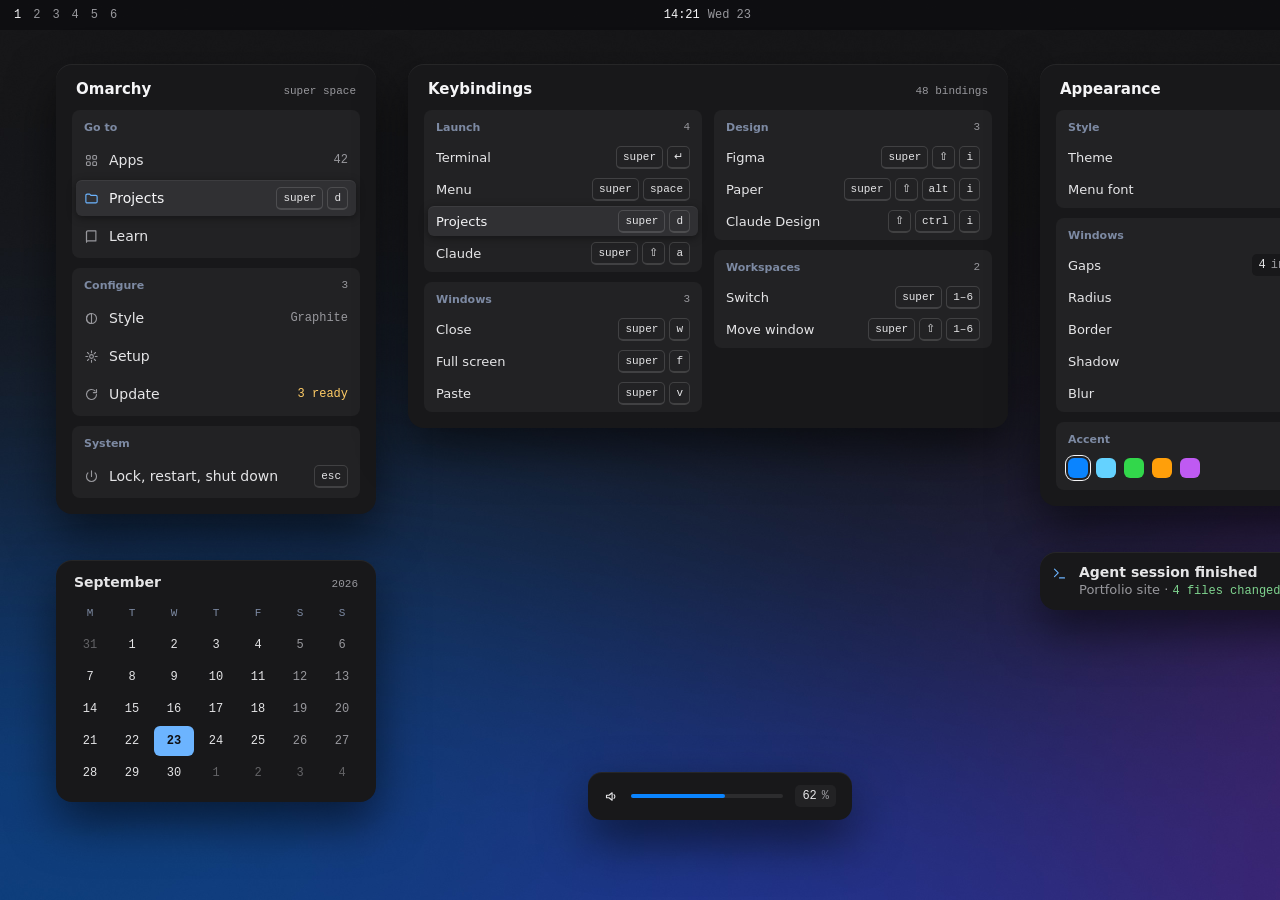
<file: docs/design/direction-d.html>
<!doctype html>
<html lang="en">
<head>
<meta charset="utf-8">
<title>Graphite direction D</title>
<!--
  Visual reference for docs/theme-direction.md (direction D).
  A static mockup at 1440 x 900. The values here match the tokens in the brief.
  SF Pro and SF Mono render only where they are installed.
-->
<style>
body{margin:0;font-family:"SF Pro Text",-apple-system,BlinkMacSystemFont,system-ui,sans-serif;color:#e5e5e7;background:#0e0e10}
.wall{background:#0e0e10 url(../../files/.config/omarchy/themes/graphite/backgrounds/1-graphite-glow.jpg) center/cover no-repeat}
.mono{font-family:"SF Mono",ui-monospace,Menlo,monospace}
.pnl{position:absolute;background:#18181a;border-radius:16px;box-shadow:inset 0 1px 0 rgba(255,255,255,0.06),0 20px 48px rgba(0,0,0,0.55);padding:16px;box-sizing:border-box}
.ttl{font-size:15px;font-weight:600;color:#f5f5f7;margin:0 4px 12px;display:flex;justify-content:space-between;align-items:baseline}
.ttl .mono{font-size:11px;font-weight:400;color:#98989d}
.grp{background:#222224;border-radius:8px;padding:4px;display:flex;flex-direction:column;gap:2px}
.grp + .grp{margin-top:10px}
.gh{display:flex;justify-content:space-between;align-items:center;height:26px;padding:0 8px;font-size:11px;font-weight:600;color:#7d8aa3}
.gh .mono{font-weight:400;color:#98989d}
.row{display:flex;align-items:center;gap:10px;height:36px;padding:0 8px;border-radius:6px;font-size:14px}
.cmp{height:30px;font-size:13px}
.sel{background:#303033;color:#f5f5f7;box-shadow:inset 0 1px 0 rgba(255,255,255,0.06),0 2px 8px rgba(0,0,0,0.4)}
.ic{display:flex;color:#98989d;flex-shrink:0}
.sel .ic{color:#6cb4ff}
.val{margin-left:auto;font-family:"SF Mono",ui-monospace,Menlo,monospace;font-size:12px;color:#98989d}
.fld{margin-left:auto;display:inline-flex;align-items:center;gap:5px;height:22px;padding:0 7px;background:#18181a;border-radius:5px;font-family:"SF Mono",ui-monospace,Menlo,monospace;font-size:12px;color:#e5e5e7}
.fld + .fld{margin-left:6px}
.unit{color:#98989d}
.k{display:inline-flex;align-items:center;height:20px;padding:0 6px;border:1px solid rgba(255,255,255,0.14);border-bottom-width:2px;border-radius:5px;font-family:"SF Mono",ui-monospace,Menlo,monospace;font-size:11px;color:#e5e5e7}
.ks{margin-left:auto;display:flex;gap:4px}
.tg{margin-left:auto;width:36px;height:18px;border-radius:5px;position:relative;box-sizing:border-box}
.tg.on{background:#0a84ff;box-shadow:inset 0 1px 0 rgba(255,255,255,0.18)}
.tg.off{background:#2c2c2e;box-shadow:inset 0 1px 2px rgba(0,0,0,0.45)}
.tg span{position:absolute;top:2px;width:16px;height:14px;border-radius:3px;box-shadow:0 1px 2px rgba(0,0,0,0.4)}
.tg.on span{right:2px;background:#ffffff}
.tg.off span{left:2px;background:#c7c7cc}
.day{height:30px;display:flex;align-items:center;justify-content:center;font-family:"SF Mono",ui-monospace,Menlo,monospace;font-size:12px;border-radius:6px}
svg{width:15px;height:15px;fill:none;stroke:currentColor;stroke-width:1.8;stroke-linecap:round;stroke-linejoin:round}
</style>
</head>
<body>
<div class="wall" style="width: 1440px; height: 900px; position: relative; overflow: hidden;">

  <div style="position: absolute; left: 0; top: 0; width: 1440px; height: 30px; display: flex; align-items: center; justify-content: space-between; padding: 0 14px; box-sizing: border-box; background: rgba(14,14,16,0.85); font-size: 12px;">
    <div class="mono" style="display: flex; gap: 12px; color: #98989d;"><span style="color: #f5f5f7;">1</span><span>2</span><span>3</span><span>4</span><span>5</span><span>6</span></div>
    <div class="mono" style="color: #f5f5f7; display: flex; gap: 8px;">14:21<span style="color: #98989d;">Wed 23</span></div>
    <div class="mono" style="display: flex; gap: 14px; color: #98989d;"><span>wifi</span><span>bt</span><span>vol</span><span>bat</span></div>
  </div>

  <div class="pnl" style="left: 56px; top: 64px; width: 320px;">
    <div class="ttl">Omarchy<span class="mono">super space</span></div>
    <div class="grp">
      <div class="gh">Go to</div>
      <div class="row"><span class="ic"><svg viewBox="0 0 24 24"><rect x="4" y="4" width="6" height="6" rx="1.5"></rect><rect x="14" y="4" width="6" height="6" rx="1.5"></rect><rect x="4" y="14" width="6" height="6" rx="1.5"></rect><rect x="14" y="14" width="6" height="6" rx="1.5"></rect></svg></span>Apps<span class="val">42</span></div>
      <div class="row sel"><span class="ic"><svg viewBox="0 0 24 24"><path d="M3 7a2 2 0 0 1 2-2h4l2 2h8a2 2 0 0 1 2 2v8a2 2 0 0 1-2 2H5a2 2 0 0 1-2-2z"></path></svg></span>Projects<span class="ks"><span class="k">super</span><span class="k">d</span></span></div>
      <div class="row"><span class="ic"><svg viewBox="0 0 24 24"><path d="M4 5a2 2 0 0 1 2-2h13v16H6a2 2 0 0 0-2 2z"></path><path d="M4 19V5"></path></svg></span>Learn</div>
    </div>
    <div class="grp">
      <div class="gh">Configure<span class="mono">3</span></div>
      <div class="row"><span class="ic"><svg viewBox="0 0 24 24"><circle cx="12" cy="12" r="8"></circle><path d="M12 4a8 8 0 0 0 0 16z"></path></svg></span>Style<span class="val">Graphite</span></div>
      <div class="row"><span class="ic"><svg viewBox="0 0 24 24"><circle cx="12" cy="12" r="3"></circle><path d="M12 3v3M12 18v3M3 12h3M18 12h3M5.6 5.6l2.1 2.1M16.3 16.3l2.1 2.1M5.6 18.4l2.1-2.1M16.3 7.7l2.1-2.1"></path></svg></span>Setup</div>
      <div class="row"><span class="ic"><svg viewBox="0 0 24 24"><path d="M20 12a8 8 0 1 1-2.3-5.7M20 4v5h-5"></path></svg></span>Update<span class="val" style="color: #ffcc66;">3 ready</span></div>
    </div>
    <div class="grp">
      <div class="gh">System</div>
      <div class="row"><span class="ic"><svg viewBox="0 0 24 24"><path d="M12 3v9M6.3 6.3a8 8 0 1 0 11.4 0"></path></svg></span>Lock, restart, shut down<span class="ks"><span class="k">esc</span></span></div>
    </div>
  </div>

  <div class="pnl" style="left: 408px; top: 64px; width: 600px;">
    <div class="ttl">Keybindings<span class="mono">48 bindings</span></div>
    <div style="display: grid; grid-template-columns: repeat(2, minmax(0, 1fr)); gap: 12px;">
      <div>
        <div class="grp">
      <div class="gh">Launch<span class="mono">4</span></div>
          <div class="row cmp">Terminal<span class="ks"><span class="k">super</span><span class="k">↵</span></span></div>
          <div class="row cmp">Menu<span class="ks"><span class="k">super</span><span class="k">space</span></span></div>
          <div class="row cmp sel">Projects<span class="ks"><span class="k">super</span><span class="k">d</span></span></div>
          <div class="row cmp">Claude<span class="ks"><span class="k">super</span><span class="k">⇧</span><span class="k">a</span></span></div>
        </div>
        <div class="grp">
      <div class="gh">Windows<span class="mono">3</span></div>
          <div class="row cmp">Close<span class="ks"><span class="k">super</span><span class="k">w</span></span></div>
          <div class="row cmp">Full screen<span class="ks"><span class="k">super</span><span class="k">f</span></span></div>
          <div class="row cmp">Paste<span class="ks"><span class="k">super</span><span class="k">v</span></span></div>
        </div>
      </div>
      <div>
        <div class="grp">
      <div class="gh">Design<span class="mono">3</span></div>
          <div class="row cmp">Figma<span class="ks"><span class="k">super</span><span class="k">⇧</span><span class="k">i</span></span></div>
          <div class="row cmp">Paper<span class="ks"><span class="k">super</span><span class="k">⇧</span><span class="k">alt</span><span class="k">i</span></span></div>
          <div class="row cmp">Claude Design<span class="ks"><span class="k">⇧</span><span class="k">ctrl</span><span class="k">i</span></span></div>
        </div>
        <div class="grp">
      <div class="gh">Workspaces<span class="mono">2</span></div>
          <div class="row cmp">Switch<span class="ks"><span class="k">super</span><span class="k">1–6</span></span></div>
          <div class="row cmp">Move window<span class="ks"><span class="k">super</span><span class="k">⇧</span><span class="k">1–6</span></span></div>
        </div>
      </div>
    </div>
  </div>

  <div class="pnl" style="left: 1040px; top: 64px; width: 344px;">
    <div class="ttl">Appearance<span class="mono">graphite</span></div>
    <div class="grp">
      <div class="gh">Style</div>
      <div class="row cmp">Theme<span class="val">Graphite</span></div>
      <div class="row cmp">Menu font<span class="val">SF Pro</span></div>
    </div>
    <div class="grp">
      <div class="gh">Windows</div>
      <div class="row cmp">Gaps<span class="fld">4 <span class="unit">in</span></span><span class="fld">8 <span class="unit">out</span></span></div>
      <div class="row cmp">Radius<span class="fld">12 <span class="unit">px</span></span></div>
      <div class="row cmp">Border<span class="fld">1 <span class="unit">px</span></span></div>
      <div class="row cmp">Shadow<span class="tg on"><span></span></span></div>
      <div class="row cmp">Blur<span class="tg off"><span></span></span></div>
    </div>
    <div class="grp">
      <div class="gh">Accent<span class="mono">0a84ff</span></div>
      <div style="display: flex; gap: 8px; align-items: center; padding: 4px 8px 8px;">
        <span style="width: 20px; height: 20px; border-radius: 6px; background: #0a84ff; box-shadow: 0 0 0 2px #222224, 0 0 0 3px #f5f5f7;"></span>
        <span style="width: 20px; height: 20px; border-radius: 6px; background: #64d2ff;"></span>
        <span style="width: 20px; height: 20px; border-radius: 6px; background: #32d74b;"></span>
        <span style="width: 20px; height: 20px; border-radius: 6px; background: #ff9f0a;"></span>
        <span style="width: 20px; height: 20px; border-radius: 6px; background: #bf5af2;"></span>
      </div>
    </div>
  </div>

  <div class="pnl" style="left: 1040px; top: 552px; width: 344px; padding: 12px;">
    <div style="display: flex; gap: 12px; align-items: flex-start;">
      <span class="ic" style="color: #6cb4ff; padding-top: 2px;"><svg viewBox="0 0 24 24"><path d="M4 17l6-6-6-6M12 19h8"></path></svg></span>
      <div style="display: flex; flex-direction: column; gap: 2px; flex-grow: 1;">
        <div style="display: flex; justify-content: space-between;"><span style="font-size: 14px; font-weight: 600;">Agent session finished</span><span class="mono" style="font-size: 11px; color: #98989d;">now</span></div>
        <div style="font-size: 13px; color: #98989d;">Portfolio site · <span class="mono" style="font-size: 12px; color: #7fd48f;">4 files changed</span></div>
      </div>
    </div>
  </div>

  <div class="pnl" style="left: 56px; top: 560px; width: 320px; padding: 14px;">
    <div style="display: flex; justify-content: space-between; align-items: baseline; padding: 0 4px 8px;">
      <span style="font-size: 14px; font-weight: 600;">September</span>
      <span class="mono" style="font-size: 11px; color: #98989d;">2026</span>
    </div>
    <div style="display: grid; grid-template-columns: repeat(7, minmax(0, 1fr)); gap: 2px;">
      <div class="day" style="color: #7d8aa3; font-size: 11px;">M</div><div class="day" style="color: #7d8aa3; font-size: 11px;">T</div><div class="day" style="color: #7d8aa3; font-size: 11px;">W</div><div class="day" style="color: #7d8aa3; font-size: 11px;">T</div><div class="day" style="color: #7d8aa3; font-size: 11px;">F</div><div class="day" style="color: #7d8aa3; font-size: 11px;">S</div><div class="day" style="color: #7d8aa3; font-size: 11px;">S</div>
      <div class="day" style="color: #636366;">31</div><div class="day">1</div><div class="day">2</div><div class="day">3</div><div class="day">4</div><div class="day" style="color: #98989d;">5</div><div class="day" style="color: #98989d;">6</div>
      <div class="day">7</div><div class="day">8</div><div class="day">9</div><div class="day">10</div><div class="day">11</div><div class="day" style="color: #98989d;">12</div><div class="day" style="color: #98989d;">13</div>
      <div class="day">14</div><div class="day">15</div><div class="day">16</div><div class="day">17</div><div class="day">18</div><div class="day" style="color: #98989d;">19</div><div class="day" style="color: #98989d;">20</div>
      <div class="day">21</div><div class="day">22</div><div class="day" style="background: #6cb4ff; color: #0e0e10; font-weight: 600;">23</div><div class="day">24</div><div class="day">25</div><div class="day" style="color: #98989d;">26</div><div class="day" style="color: #98989d;">27</div>
      <div class="day">28</div><div class="day">29</div><div class="day">30</div><div class="day" style="color: #636366;">1</div><div class="day" style="color: #636366;">2</div><div class="day" style="color: #636366;">3</div><div class="day" style="color: #636366;">4</div>
    </div>
  </div>

  <div class="pnl" style="left: 588px; top: 772px; width: 264px; height: 48px; padding: 0 16px; border-radius: 14px; display: flex; align-items: center; gap: 12px;">
    <svg viewBox="0 0 24 24" style="color: #e5e5e7;"><path d="M4 10v4h4l5 4V6L8 10z"></path><path d="M16 9a4 4 0 0 1 0 6"></path></svg>
    <div style="flex-grow: 1; height: 4px; border-radius: 2px; background: #2c2c2e; position: relative;"><div style="position: absolute; left: 0; top: 0; bottom: 0; width: 62%; border-radius: 2px; background: #0a84ff;"></div></div>
    <span class="fld" style="margin-left: 0; background: #222224;">62 <span class="unit">%</span></span>
  </div>

</div>
</body>
</html>
</file>
